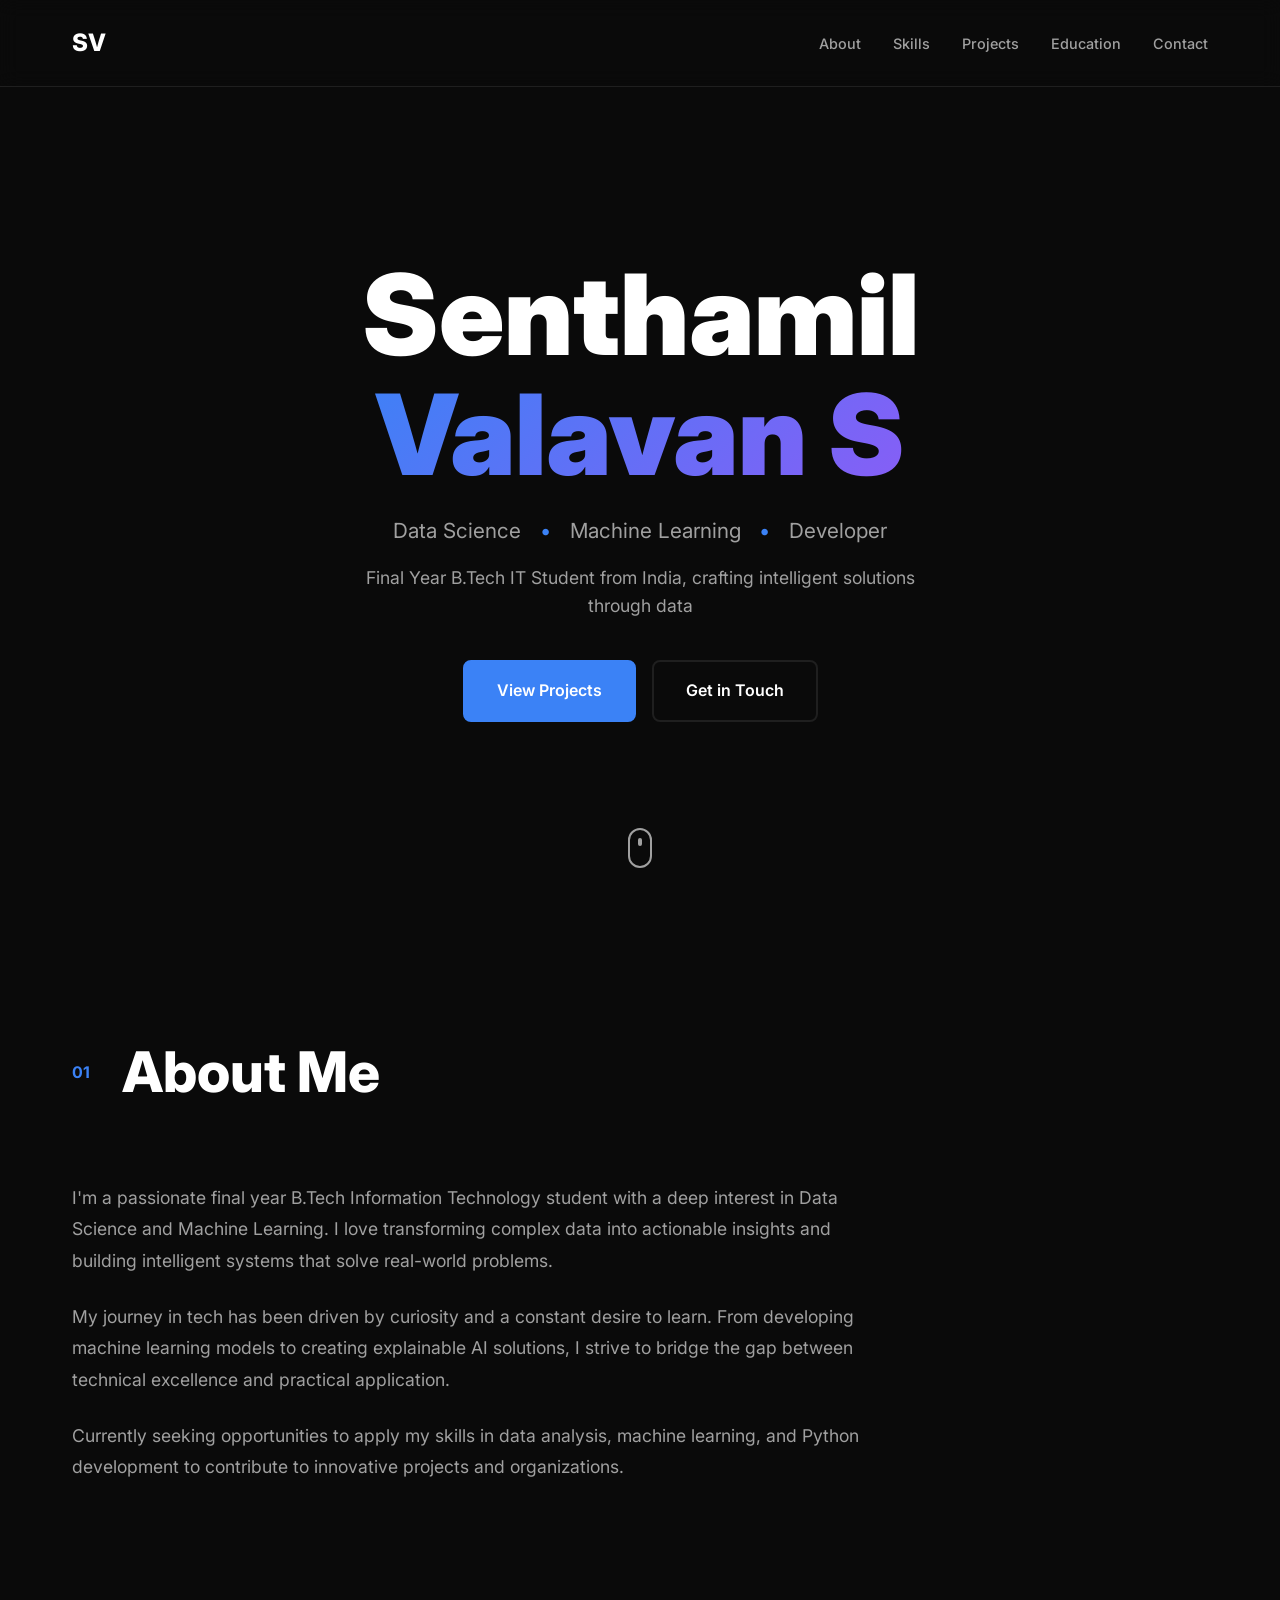
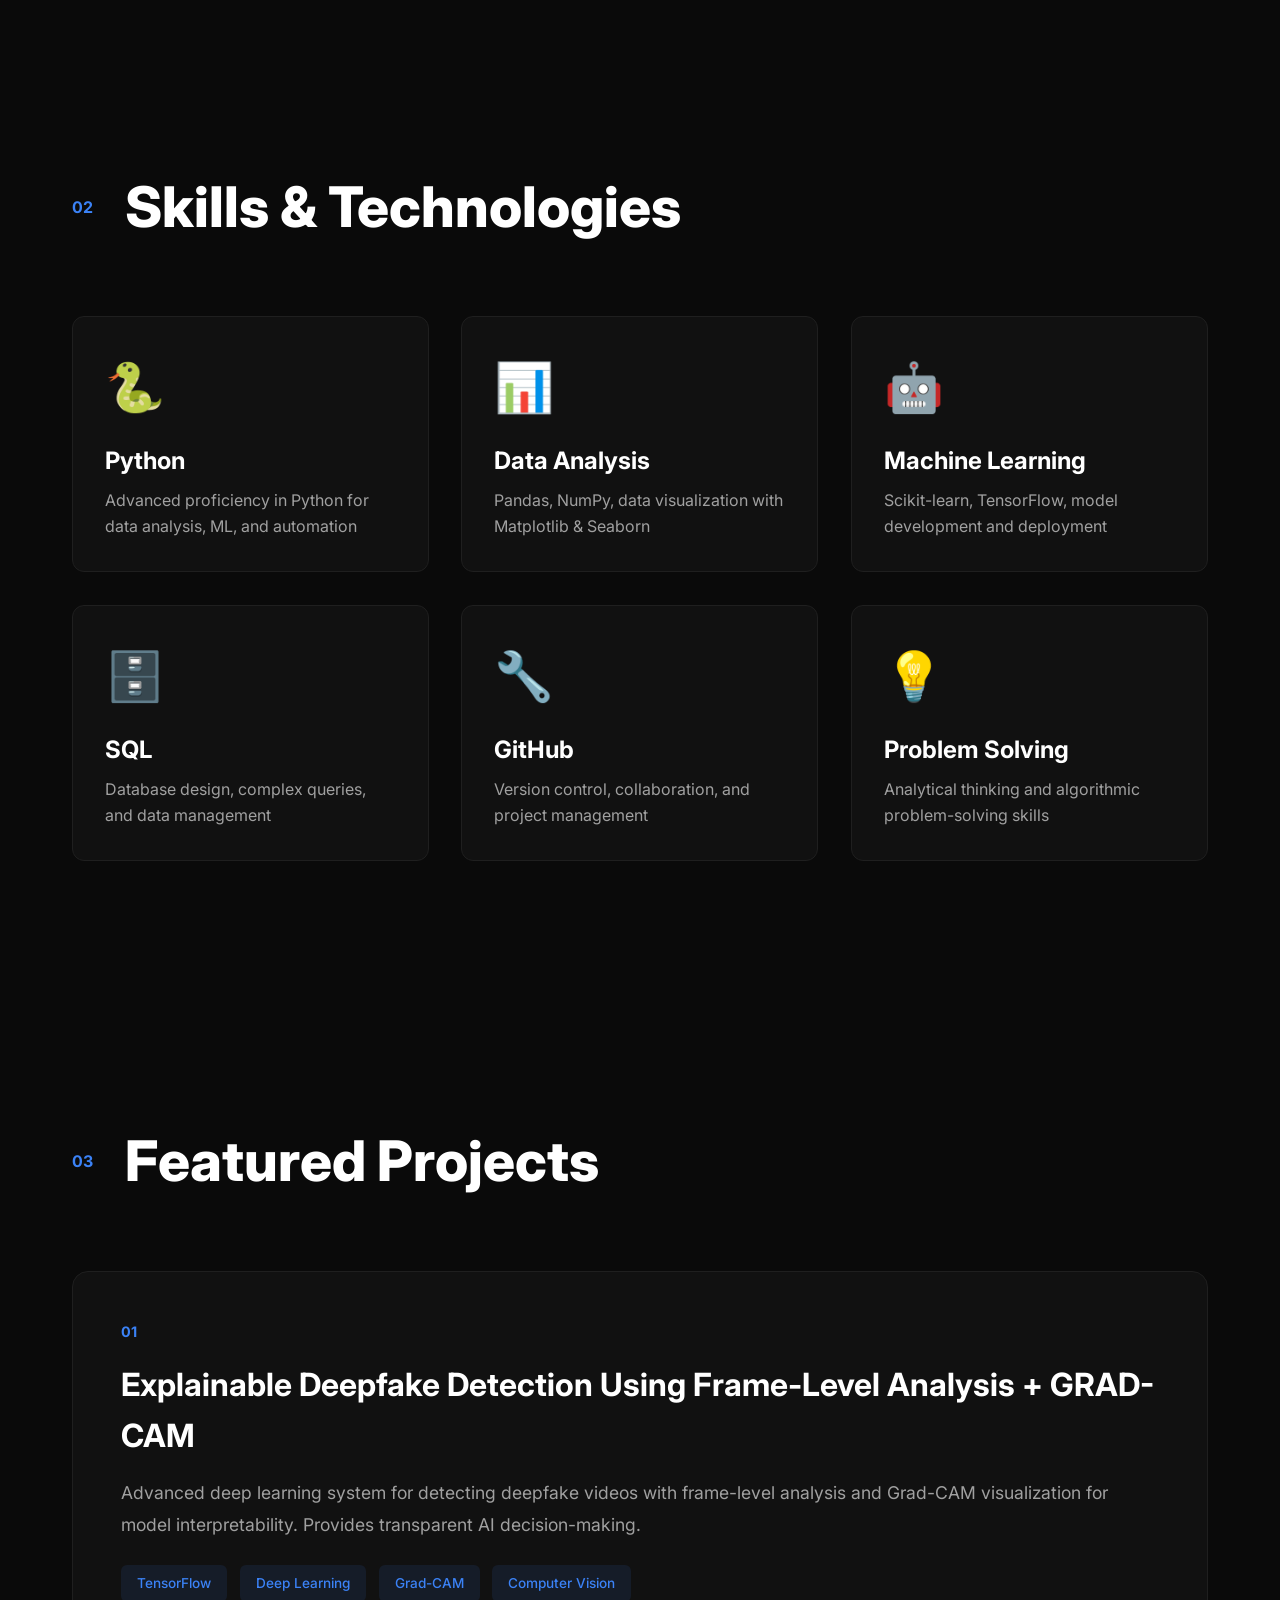
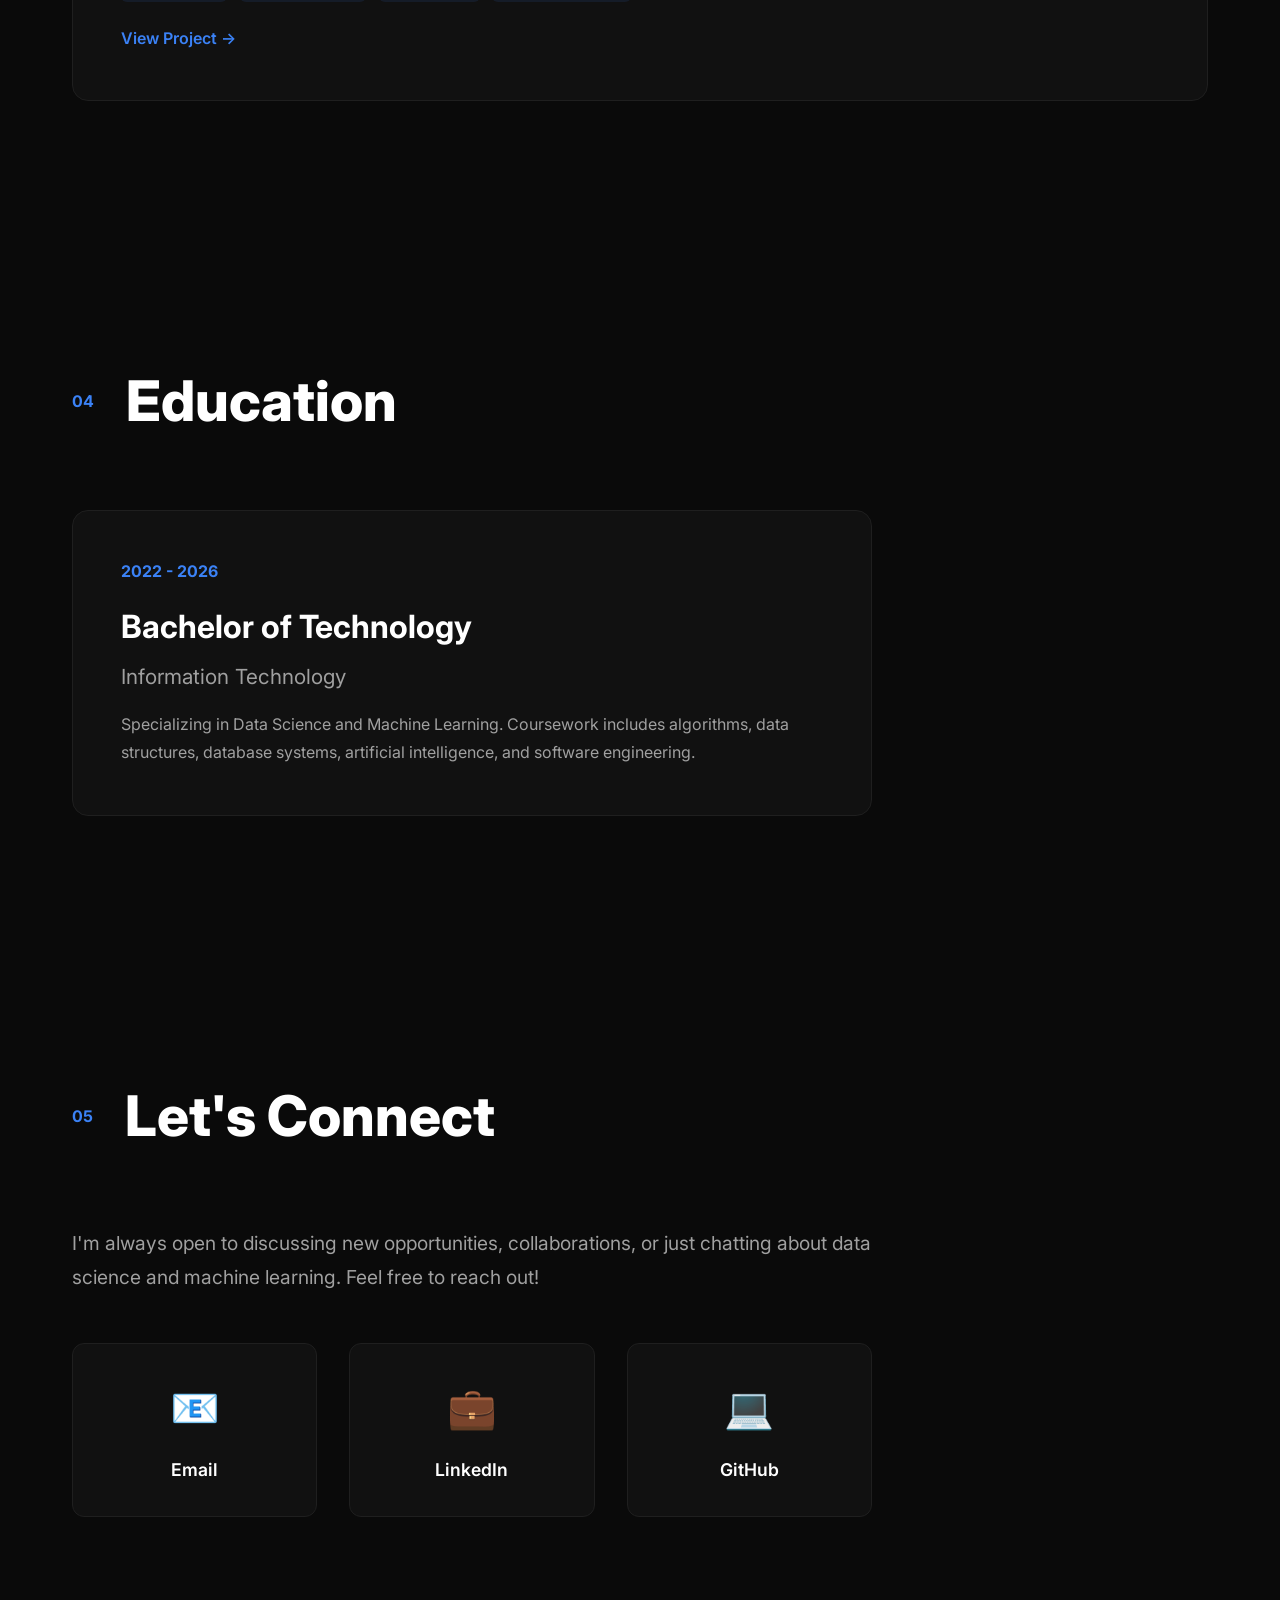
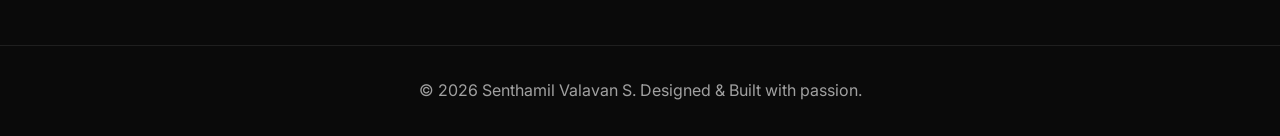
<file: index.html>
<!DOCTYPE html>
<html lang="en">
<head>
    <meta charset="UTF-8">
    <meta name="viewport" content="width=device-width, initial-scale=1.0">
    <title>Senthamil Valavan S - Data Science & ML Portfolio</title>
    <link rel="stylesheet" href="style.css">
    <link rel="preconnect" href="https://fonts.googleapis.com">
    <link rel="preconnect" href="https://fonts.gstatic.com" crossorigin>
    <link href="https://fonts.googleapis.com/css2?family=Inter:wght@300;400;500;600;700;800;900&display=swap" rel="stylesheet">
</head>
<body>
    <!-- Navigation -->
    <nav class="nav">
        <div class="nav-container">
            <a href="#hero" class="nav-logo">SV</a>
            <div class="nav-links">
                <a href="#about" class="nav-link">About</a>
                <a href="#skills" class="nav-link">Skills</a>
                <a href="#projects" class="nav-link">Projects</a>
                <a href="#education" class="nav-link">Education</a>
                <a href="#contact" class="nav-link">Contact</a>
            </div><button class="menu-toggle" aria-label="Toggle menu">
                <span></span>
                <span></span>
                <span></span>
            </button>
        </div>
    </nav>

    <!-- Hero Section -->
    <section id="hero" class="hero">
        <div class="container">
            <div class="hero-content">
                <div class="hero-text">
                    <h1 class="hero-title">
                        <span class="hero-line">Senthamil</span>
                        <span class="hero-line">Valavan S</span>
                    </h1>
                    <p class="hero-tagline">
                        <span class="tagline-item">Data Science</span>
                        <span class="tagline-dot">•</span>
                        <span class="tagline-item">Machine Learning</span>
                        <span class="tagline-dot">•</span>
                        <span class="tagline-item">Developer</span>
                    </p>
                    <p class="hero-subtitle">Final Year B.Tech IT Student from India, crafting intelligent solutions through data</p>
                    <div class="hero-cta">
                        <a href="#projects" class="btn btn-primary">View Projects</a>
                        <a href="#contact" class="btn btn-secondary">Get in Touch</a>
                    </div>
                </div></div>
        </div>
        <div class="scroll-indicator">
            <span></span>
        </div>
    </section>

    <!-- About Section -->
    <section id="about" class="about section">
        <div class="container">
            <div class="section-header">
                <span class="section-number">01</span>
                <h2 class="section-title">About Me</h2>
            </div>
            <div class="about-content">
                <p class="about-text">
                    I'm a passionate final year B.Tech Information Technology student with a deep interest in Data Science and Machine Learning. I love transforming complex data into actionable insights and building intelligent systems that solve real-world problems.
                </p>
                <p class="about-text">
                    My journey in tech has been driven by curiosity and a constant desire to learn. From developing machine learning models to creating explainable AI solutions, I strive to bridge the gap between technical excellence and practical application.
                </p>
                <p class="about-text">
                    Currently seeking opportunities to apply my skills in data analysis, machine learning, and Python development to contribute to innovative projects and organizations.
                </p>
            </div>
        </div>
    </section>

    <!-- Skills Section -->
    <section id="skills" class="skills section">
        <div class="container">
            <div class="section-header">
                <span class="section-number">02</span>
                <h2 class="section-title">Skills & Technologies</h2>
            </div>
            <div class="skills-grid">
                <div class="skill-card">
                    <div class="skill-icon">🐍</div>
                    <h3 class="skill-name">Python</h3>
                    <p class="skill-desc">Advanced proficiency in Python for data analysis, ML, and automation</p>
                </div>
                <div class="skill-card">
                    <div class="skill-icon">📊</div>
                    <h3 class="skill-name">Data Analysis</h3>
                    <p class="skill-desc">Pandas, NumPy, data visualization with Matplotlib & Seaborn</p>
                </div>
                <div class="skill-card">
                    <div class="skill-icon">🤖</div>
                    <h3 class="skill-name">Machine Learning</h3>
                    <p class="skill-desc">Scikit-learn, TensorFlow, model development and deployment</p>
                </div>
                <div class="skill-card">
                    <div class="skill-icon">🗄️</div>
                    <h3 class="skill-name">SQL</h3>
                    <p class="skill-desc">Database design, complex queries, and data management</p>
                </div>
                <div class="skill-card">
                    <div class="skill-icon">🔧</div>
                    <h3 class="skill-name">GitHub</h3>
                    <p class="skill-desc">Version control, collaboration, and project management</p>
                </div>
                <div class="skill-card">
                    <div class="skill-icon">💡</div>
                    <h3 class="skill-name">Problem Solving</h3>
                    <p class="skill-desc">Analytical thinking and algorithmic problem-solving skills</p>
                </div>
            </div>
        </div>
    </section>

    <!-- Projects Section -->
    <section id="projects" class="projects section">
        <div class="container">
            <div class="section-header">
                <span class="section-number">03</span>
                <h2 class="section-title">Featured Projects</h2>
            </div>

                <div class="project-card">
                    <div class="project-number">01</div>
                    <h3 class="project-title">Explainable Deepfake Detection Using Frame-Level Analysis + GRAD-CAM</h3>
                    <p class="project-desc">
                        Advanced deep learning system for detecting deepfake videos with frame-level analysis and Grad-CAM visualization for model interpretability. Provides transparent AI decision-making.
                    </p>
                    <div class="project-tags">
                        <span class="tag">TensorFlow</span>
                        <span class="tag">Deep Learning</span>
                        <span class="tag">Grad-CAM</span>
                        <span class="tag">Computer Vision</span>
                    </div>
                    <div class="project-links">
                        <a href="deepfake-project.html" class="project-link">
                            View Project →
                        </a>
                    </div>
                </div>
            </div>
        </div>
    </section>

    <!-- Education Section -->
    <section id="education" class="education section">
        <div class="container">
            <div class="section-header">
                <span class="section-number">04</span>
                <h2 class="section-title">Education</h2>
            </div>
            <div class="education-content">
                <div class="education-card">
                    <div class="education-year">2022 - 2026</div>
                    <h3 class="education-degree">Bachelor of Technology</h3>
                    <p class="education-field">Information Technology</p>
                    <p class="education-desc">
                        Specializing in Data Science and Machine Learning. Coursework includes algorithms, data structures, database systems, artificial intelligence, and software engineering.
                    </p></div>
            </div>
        </div>
    </section>

    <!-- Contact Section -->
    <section id="contact" class="contact section">
        <div class="container">
            <div class="section-header">
                <span class="section-number">05</span>
                <h2 class="section-title">Let's Connect</h2>
            </div>
            <div class="contact-content">
                <p class="contact-text">
                    I'm always open to discussing new opportunities, collaborations, or just chatting about data science and machine learning. Feel free to reach out!
                </p>
                <div class="contact-links">
                    <a href="mailto:senthamilvalavan456@gmail.com" class="contact-link">
                        <span class="contact-icon">📧</span>
                        <span class="contact-label">Email</span>
                    </a>
                    <a href="https://linkedin.com/in/senthamil-valavan-s" target="_blank" class="contact-link">
                        <span class="contact-icon">💼</span>
                        <span class="contact-label">LinkedIn</span>
                    </a>
                    <a href="https://github.com/senthamilvalavan" target="_blank" class="contact-link">
                        <span class="contact-icon">💻</span>
                        <span class="contact-label">GitHub</span>
                    </a>
                </div>
            </div>
        </div>
    </section>

    <!-- Footer -->
    <footer class="footer">
        <div class="container">
            <p class="footer-text">© 2026 Senthamil Valavan S. Designed & Built with passion.</p>
        </div>
    </footer>

    <script src="script.js"></script>
</body>
</html>
</file>
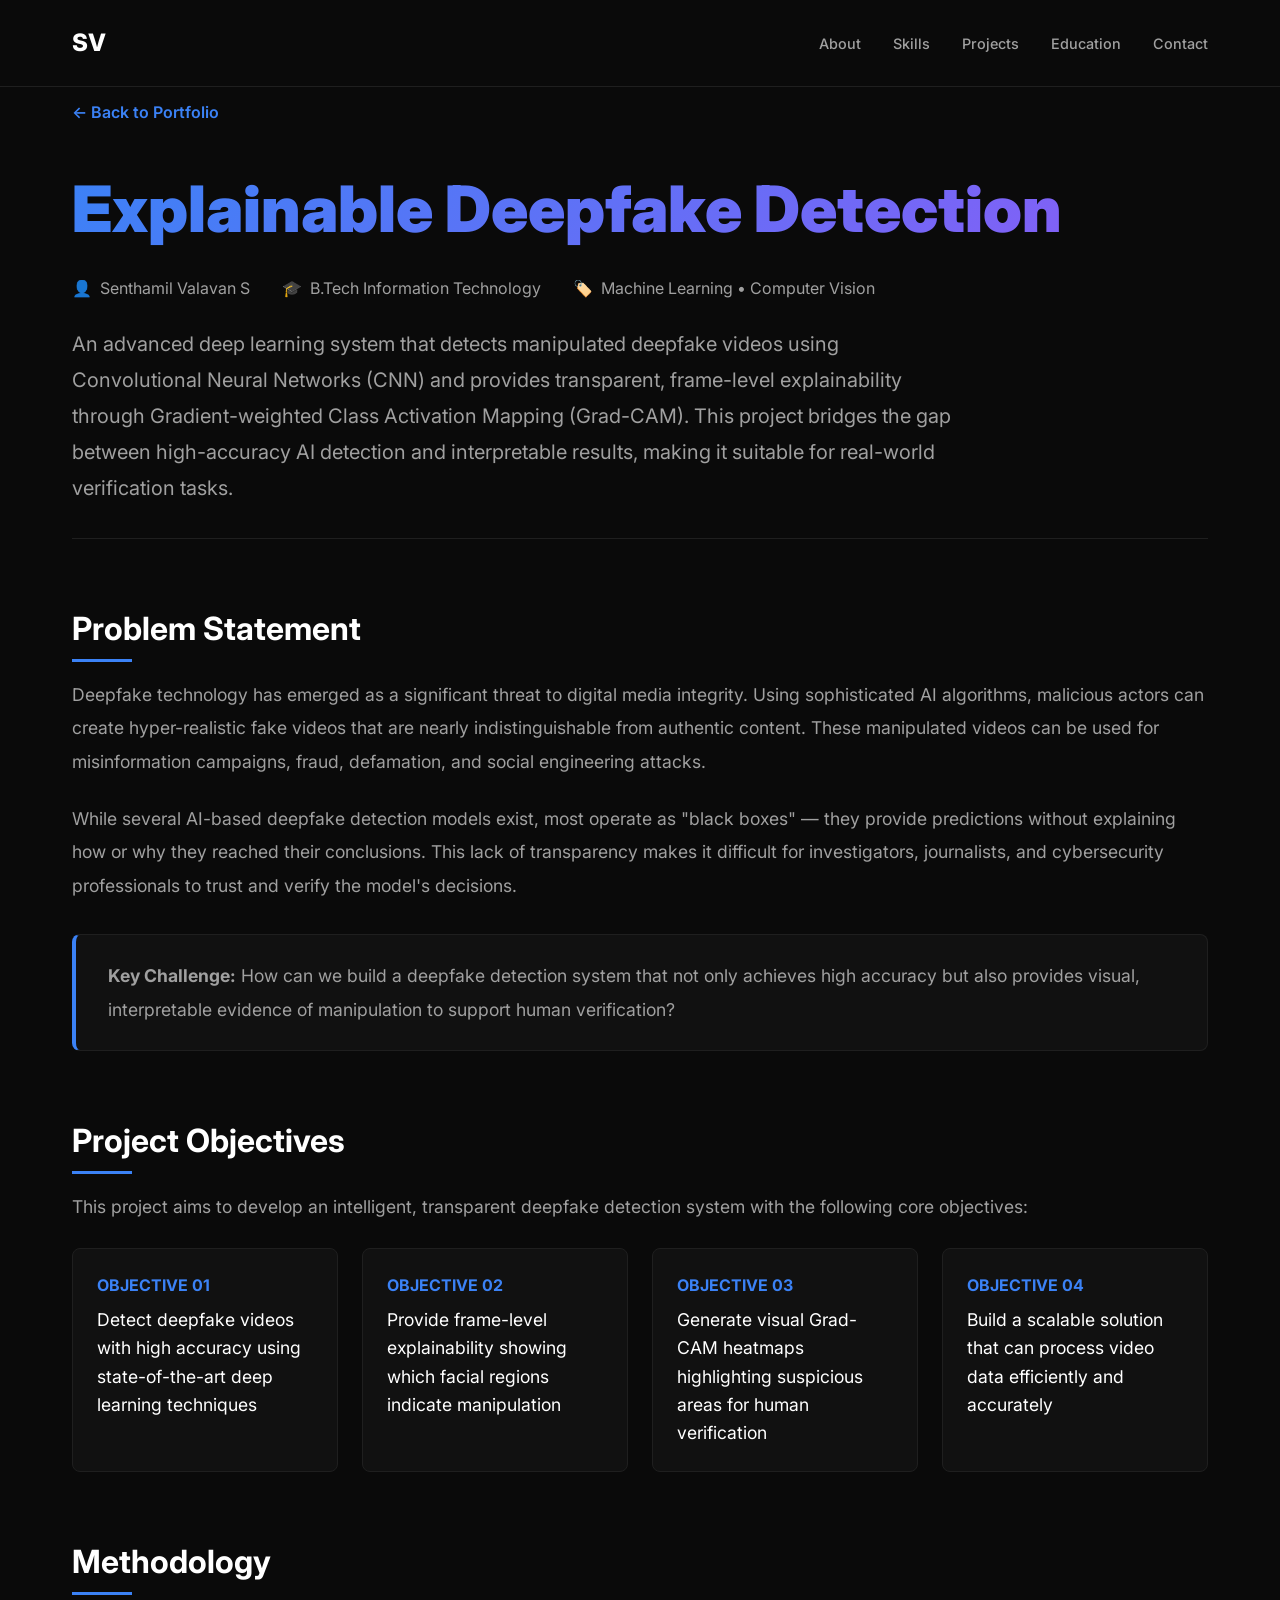
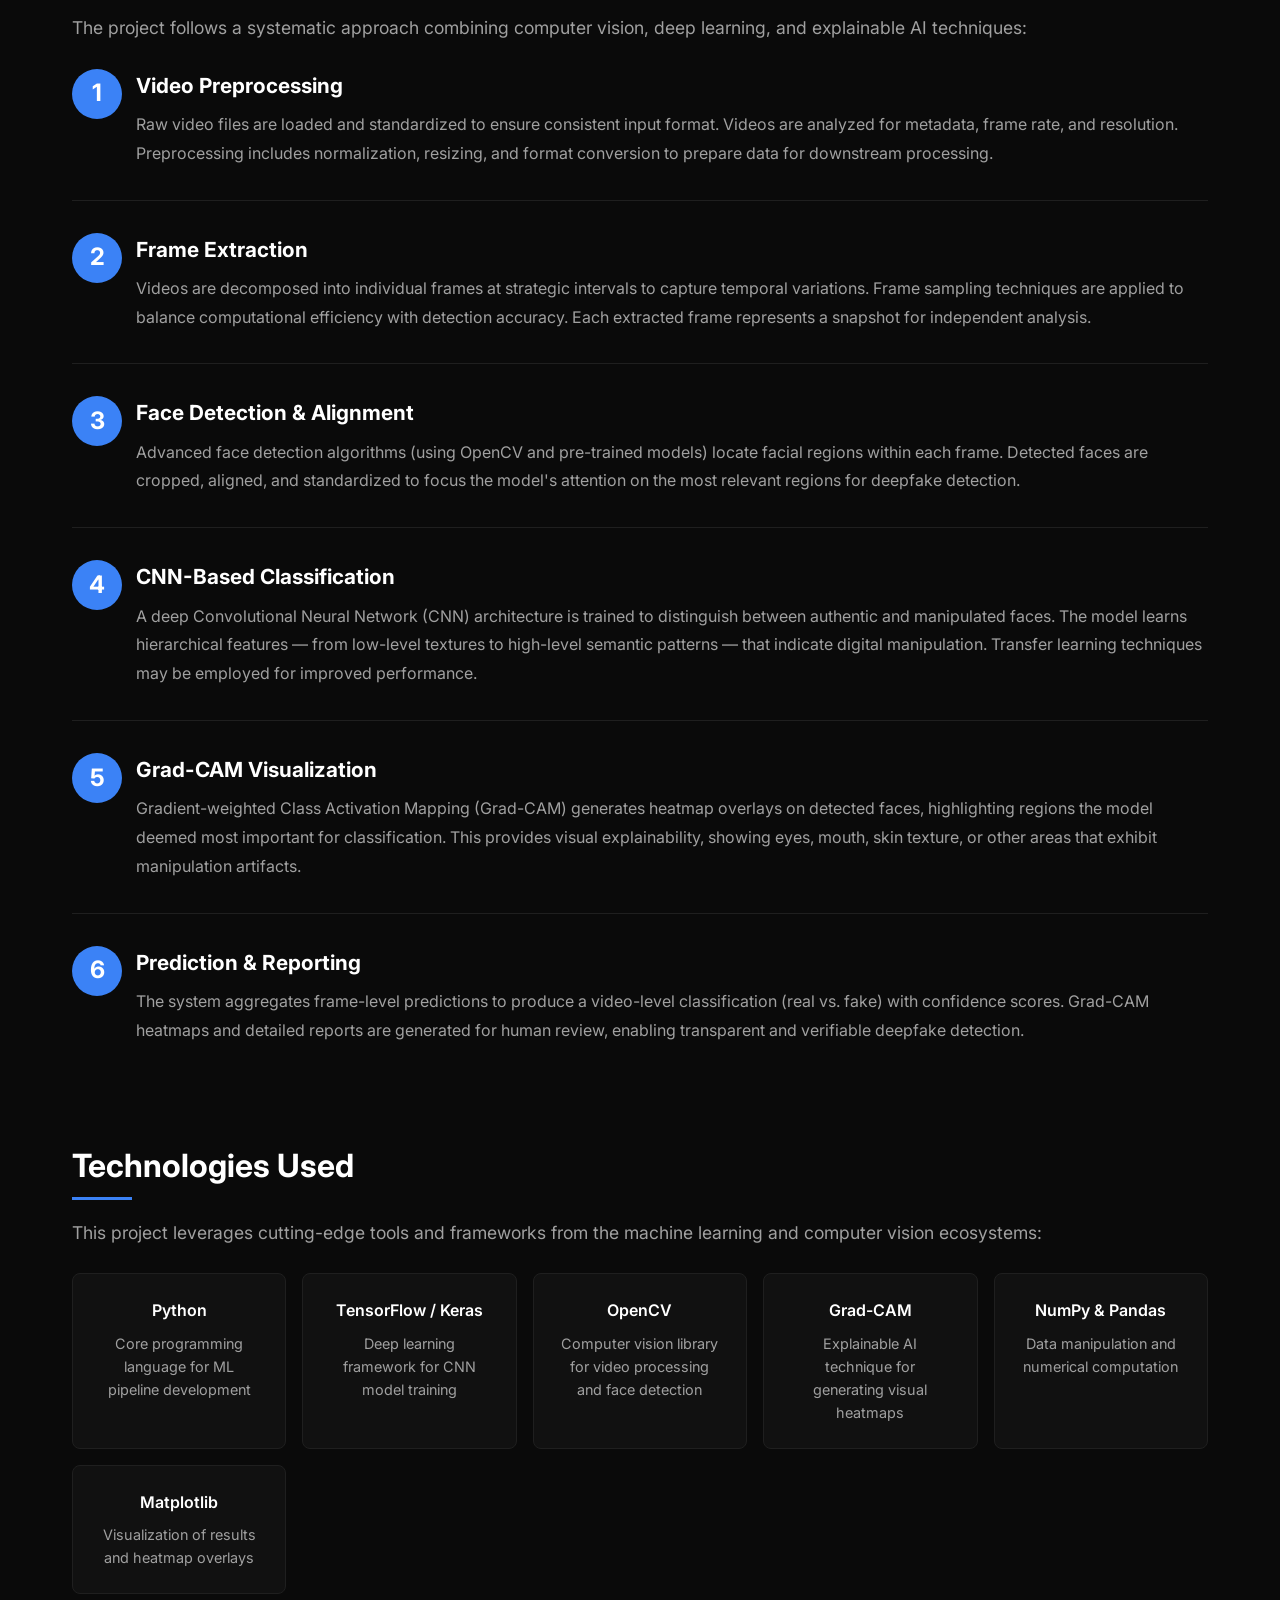
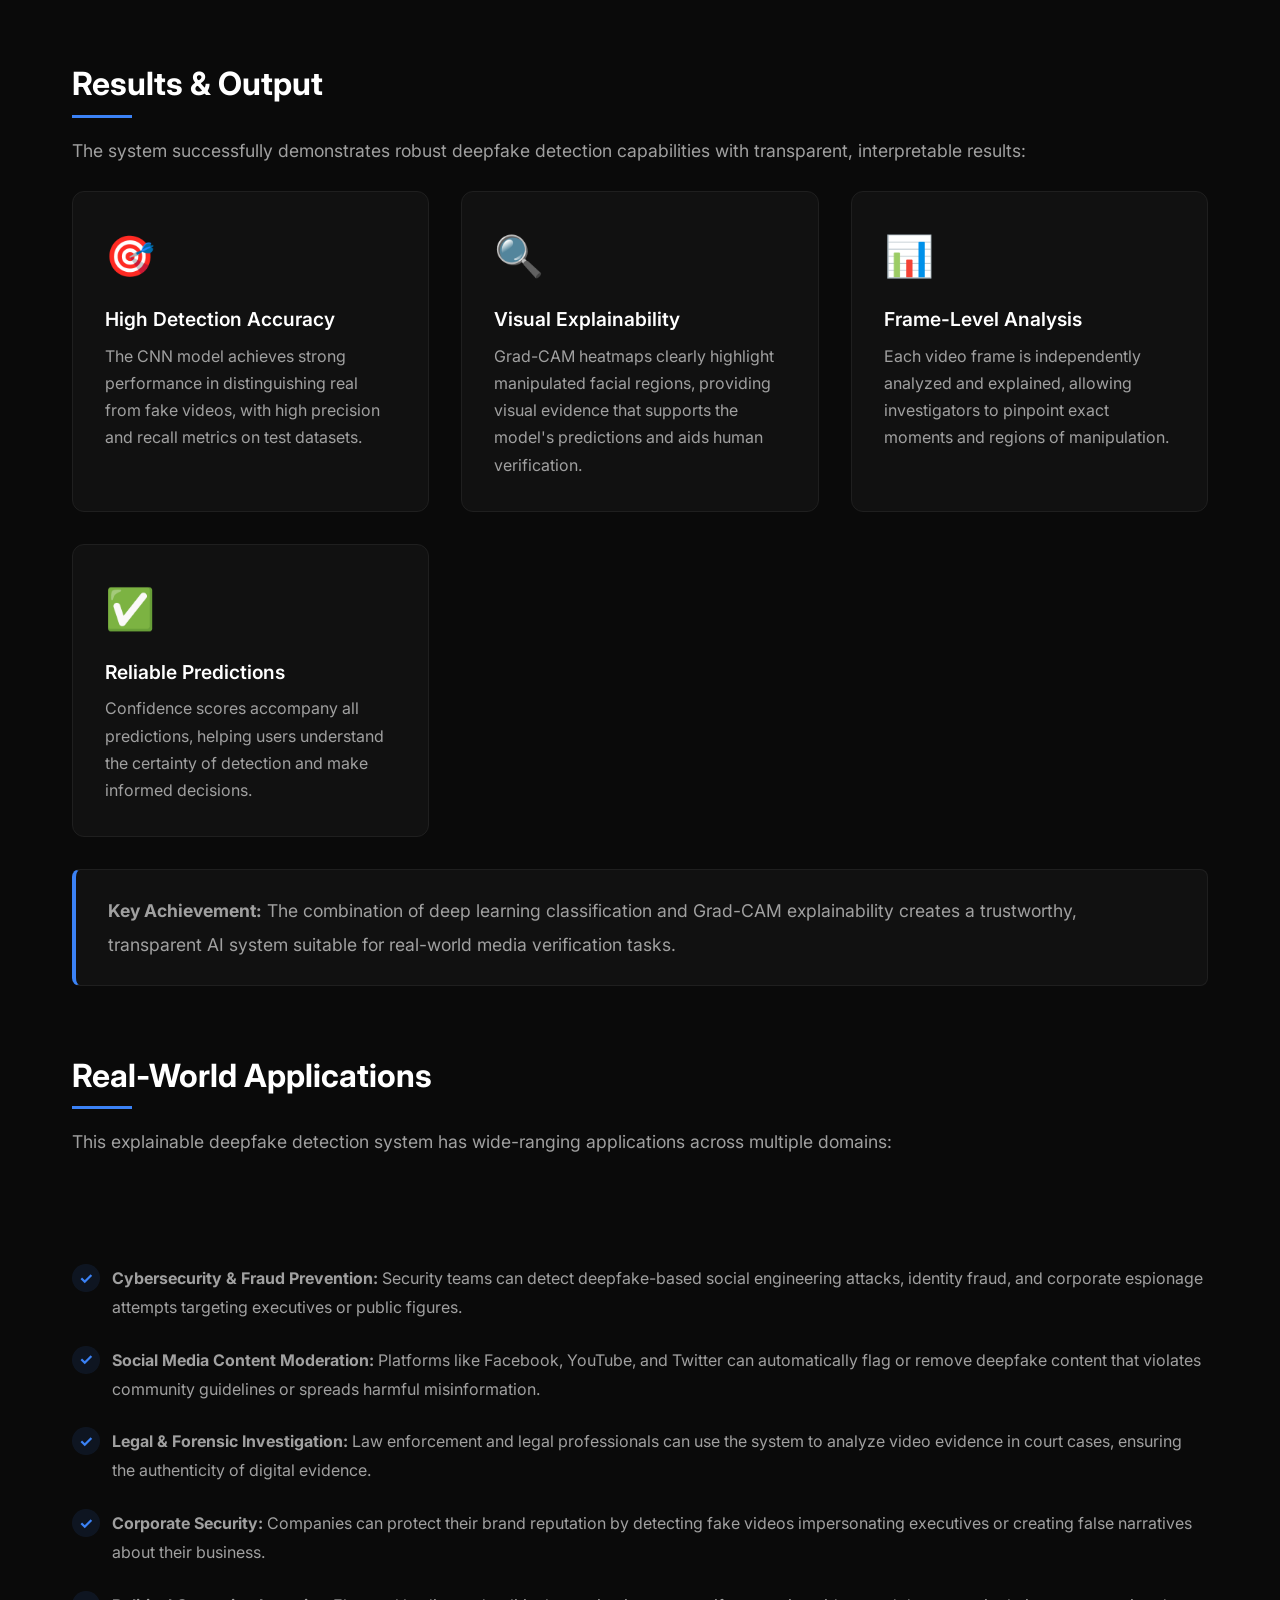
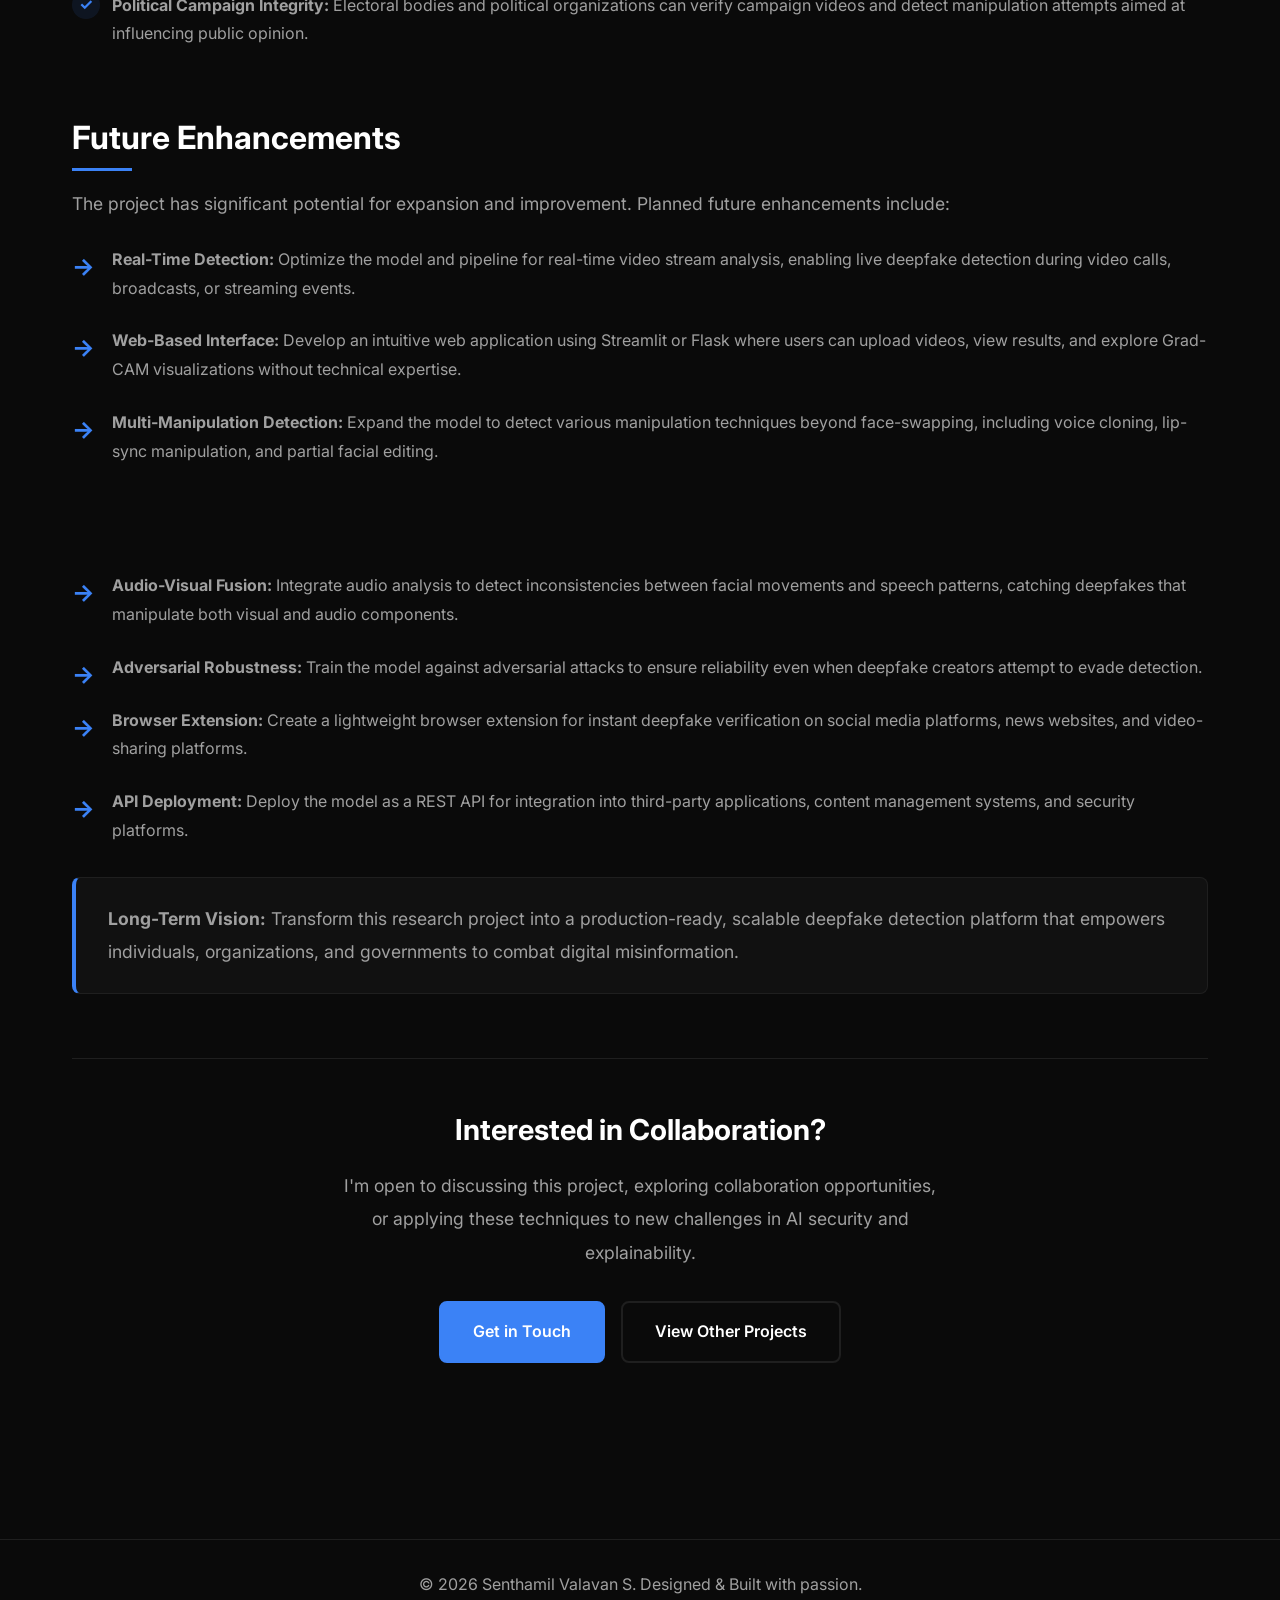
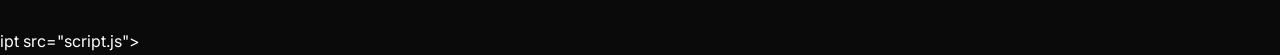
<file: deepfake-project.html>
<!DOCTYPE html>
<html lang="en">
<head>
    <meta charset="UTF-8">
    <meta name="viewport" content="width=device-width, initial-scale=1.0">
    <title>Explainable Deepfake Detection | Senthamil Valavan S</title>
    <link rel="stylesheet" href="style.css">
    <link rel="preconnect" href="https://fonts.googleapis.com">
    <link rel="preconnect" href="https://fonts.gstatic.com" crossorigin>
    <link href="https://fonts.googleapis.com/css2?family=Inter:wght@300;400;500;600;700;800;900&display=swap" rel="stylesheet">
    <style>
        /* Additional project page specific styles */
        .project-page {
            min-height: 100vh;
            padding-top: 100px;
            padding-bottom: 4rem;
        }

        .back-link {
            display: inline-flex;
            align-items: center;
            gap: 0.5rem;
            color: var(--color-accent);
            text-decoration: none;
            font-weight: 600;
            margin-bottom: 2rem;
            transition: var(--transition);
        }

        .back-link:hover {
            gap: 0.8rem;
            color: var(--color-accent-hover);
        }

        .project-header {
            margin-bottom: 4rem;
            padding-bottom: 2rem;
            border-bottom: 1px solid var(--color-border);
        }

        .project-title {
            font-size: clamp(2.5rem, 5vw, 4rem);
            font-weight: 900;
            margin-bottom: 1rem;
            background: linear-gradient(135deg, #3b82f6 0%, #8b5cf6 100%);
            -webkit-background-clip: text;
            -webkit-text-fill-color: transparent;
            background-clip: text;}

        .project-meta {
            display: flex;
            flex-wrap: wrap;
            gap: 2rem;
            margin-bottom: 1.5rem;
            color: var(--color-text-secondary);
        }

        .meta-item {
            display: flex;
            align-items: center;
            gap: 0.5rem;
        }

        .project-summary {
            font-size: 1.25rem;
            line-height: 1.8;
            color: var(--color-text-secondary);
            max-width: 900px;
        }

        .content-section {
            margin-bottom: 4rem;
        }

        .section-title {
            font-size: 2rem;
            font-weight: 700;
            margin-bottom: 1.5rem;
            position: relative;
            display: inline-block;
        }

        .section-title::before {
            content: '';
            position: absolute;
            bottom: -8px;
            left: 0;
            width: 60px;
            height: 3px;
            background: var(--color-accent);
        }

        .content-text {
            font-size: 1.1rem;
            line-height: 1.9;
            color: var(--color-text-secondary);
            margin-bottom: 1.5rem;
        }

        .highlight-box {
            background: var(--color-bg-secondary);
            border: 1px solid var(--color-border);
            border-left: 4px solid var(--color-accent);
            padding: 1.5rem 2rem;
            border-radius: 8px;
            margin: 2rem 0;
        }

        .tech-grid {
            display: grid;
            grid-template-columns: repeat(auto-fit, minmax(200px, 1fr));
            gap: 1rem;
            margin-top: 1.5rem;
        }

        .tech-item {
            background: var(--color-bg-secondary);
            border: 1px solid var(--color-border);
            padding: 1.5rem;
            border-radius: 8px;
            text-align: center;
            transition: var(--transition);
        }

        .tech-item:hover {
            border-color: var(--color-accent);
            transform: translateY(-4px);
        }

        .tech-name {
            font-weight: 600;
            color: var(--color-text);
            margin-bottom: 0.5rem;
        }

        .tech-purpose {
            font-size: 0.9rem;
            color: var(--color-text-secondary);
        }

        .methodology-list {
            list-style: none;
            counter-reset: step-counter;
            margin: 1.5rem 0;
        }

        .methodology-list li {
            counter-increment: step-counter;
            position: relative;
            padding-left: 4rem;
            margin-bottom: 2rem;
            padding-bottom: 2rem;
            border-bottom: 1px solid var(--color-border);
        }

        .methodology-list li:last-child {
            border-bottom: none;
        }

        .methodology-list li::before {
            content: counter(step-counter);
            position: absolute;
            left: 0;
            top: 0;
            width: 50px;
            height: 50px;
            background: var(--color-accent);
            border-radius: 50%;
            display: flex;
            align-items: center;
            justify-content: center;
            font-weight: 700;
            font-size: 1.5rem;
        }

        .step-title {
            font-size: 1.3rem;
            font-weight: 700;
            margin-bottom: 0.5rem;
            color: var(--color-text);
        }

        .step-description {
            color: var(--color-text-secondary);
            line-height: 1.8;
        }

        .results-grid {
            display: grid;
            grid-template-columns: repeat(auto-fit, minmax(300px, 1fr));
            gap: 2rem;
            margin-top: 1.5rem;
        }

        .result-card {
            background: var(--color-bg-secondary);
            border: 1px solid var(--color-border);
            padding: 2rem;
            border-radius: 12px;
            transition: var(--transition);
        }

        .result-card:hover {
            border-color: var(--color-accent);
            transform: translateY(-4px);
            box-shadow: 0 10px 30px rgba(59, 130, 246, 0.1);
        }

        .result-icon {
            font-size: 2.5rem;
            margin-bottom: 1rem;
        }

        .result-title {
            font-size: 1.2rem;
            font-weight: 600;
            margin-bottom: 0.5rem;
        }

        .result-desc {
            color: var(--color-text-secondary);
            line-height: 1.7;
        }

        .applications-list,
        .enhancements-list {
            list-style: none;
            margin-top: 1.5rem;
        }

        .applications-list li,
        .enhancements-list li {
            position: relative;
            padding-left: 2.5rem;
            margin-bottom: 1.5rem;
            line-height: 1.8;
            color: var(--color-text-secondary);
        }

        .applications-list li::before {
            content: '✓';
            position: absolute;
            left: 0;
            top: 0;
            width: 28px;
            height: 28px;
            background: rgba(59, 130, 246, 0.1);
            color: var(--color-accent);
            border-radius: 50%;
            display: flex;
            align-items: center;
            justify-content: center;
            font-weight: 700;
        }

        .enhancements-list li::before {
            content: '→';
            position: absolute;
            left: 0;
            top: 0;
            color: var(--color-accent);
            font-size: 1.5rem;
            font-weight: 700;
        }

        .objectives-grid {
            display: grid;
            grid-template-columns: repeat(auto-fit, minmax(250px, 1fr));
            gap: 1.5rem;
            margin-top: 1.5rem;
        }

        .objective-card {
            background: var(--color-bg-secondary);
            border: 1px solid var(--color-border);
            padding: 1.5rem;
            border-radius: 8px;
        }

        .objective-number {
            color: var(--color-accent);
            font-size: 1rem;
            font-weight: 700;
            margin-bottom: 0.5rem;
        }

        .objective-text {
            color: var(--color-text);
            font-size: 1.1rem;
            line-height: 1.6;
        }

        @media (max-width: 768px) {
            .project-page {
                padding-top: 80px;
            }

            .project-title {
                font-size: 2rem;
            }

            .section-title {
                font-size: 1.5rem;
            }

            .methodology-list li {
                padding-left: 3rem;
            }

            .methodology-list li::before {
                width: 40px;
                height: 40px;
                font-size: 1.2rem;
            }

            .tech-grid {
                grid-template-columns: 1fr;
            }
        }
    </style>
</head>
<body>
    <!-- Navigation -->
    <nav class="nav">
        <div class="nav-container">
            <a href="index.html" class="nav-logo">SV</a>
            <div class="nav-links">
                <a href="index.html#about" class="nav-link">About</a>
                <a href="index.html#skills" class="nav-link">Skills</a>
                <a href="index.html#projects" class="nav-link">Projects</a>
                <a href="index.html#education" class="nav-link">Education</a>
                <a href="index.html#contact" class="nav-link">Contact</a>
            </div>
        </div>
    </nav>

    <!-- Project Page Content -->
    <main class="project-page">
        <div class="container">
            <!-- Back Navigation -->
            <a href="index.html#projects" class="back-link">
                ← Back to Portfolio
            </a>

            <!-- Project Header -->
            <header class="project-header">
                <h1 class="project-title">Explainable Deepfake Detection</h1>

                <div class="project-meta">
                    <div class="meta-item">
                        <span>👤</span>
                        <span>Senthamil Valavan S</span>
                    </div>
                    <div class="meta-item">
                        <span>🎓</span>
                        <span>B.Tech Information Technology</span>
                    </div>
                    <div class="meta-item">
                        <span>🏷️</span>
                        <span>Machine Learning • Computer Vision</span>
                    </div>
                </div>

                <p class="project-summary">
                    An advanced deep learning system that detects manipulated deepfake videos using Convolutional Neural Networks (CNN) and provides transparent, frame-level explainability through Gradient-weighted Class Activation Mapping (Grad-CAM). This project bridges the gap between high-accuracy AI detection and interpretable results, making it suitable for real-world verification tasks.
                </p>
            </header>

            <!-- Problem Statement -->
            <section class="content-section">
                <h2 class="section-title">Problem Statement</h2>
                <p class="content-text">
                    Deepfake technology has emerged as a significant threat to digital media integrity. Using sophisticated AI algorithms, malicious actors can create hyper-realistic fake videos that are nearly indistinguishable from authentic content. These manipulated videos can be used for misinformation campaigns, fraud, defamation, and social engineering attacks.
                </p><p class="content-text">
                    While several AI-based deepfake detection models exist, most operate as "black boxes" — they provide predictions without explaining how or why they reached their conclusions. This lack of transparency makes it difficult for investigators, journalists, and cybersecurity professionals to trust and verify the model's decisions.
                </p><div class="highlight-box">
                    <p class="content-text" style="margin-bottom: 0;">
                        <strong>Key Challenge:</strong> How can we build a deepfake detection system that not only achieves high accuracy but also provides visual, interpretable evidence of manipulation to support human verification?
                    </p>
                </div>
            </section>

            <!-- Objectives -->
            <section class="content-section">
                <h2 class="section-title">Project Objectives</h2>
                <p class="content-text">
                    This project aims to develop an intelligent, transparent deepfake detection system with the following core objectives:
                </p><div class="objectives-grid">
                    <div class="objective-card">
                        <div class="objective-number">OBJECTIVE 01</div>
                        <p class="objective-text">
                            Detect deepfake videos with high accuracy using state-of-the-art deep learning techniques
                        </p>
                    </div>
                    <div class="objective-card">
                        <div class="objective-number">OBJECTIVE 02</div>
                        <p class="objective-text">
                            Provide frame-level explainability showing which facial regions indicate manipulation
                        </p>
                    </div>
                    <div class="objective-card">
                        <div class="objective-number">OBJECTIVE 03</div>
                        <p class="objective-text">
                            Generate visual Grad-CAM heatmaps highlighting suspicious areas for human verification
                        </p>
                    </div>
                    <div class="objective-card">
                        <div class="objective-number">OBJECTIVE 04</div>
                        <p class="objective-text">
                            Build a scalable solution that can process video data efficiently and accurately
                        </p>
                    </div>
                </div>
            </section>

            <!-- Methodology -->
            <section class="content-section">
                <h2 class="section-title">Methodology</h2>
                <p class="content-text">
                    The project follows a systematic approach combining computer vision, deep learning, and explainable AI techniques:
                </p>

                <ol class="methodology-list">
                    <li>
                        <h3 class="step-title">Video Preprocessing</h3>
                        <p class="step-description">
                            Raw video files are loaded and standardized to ensure consistent input format. Videos are analyzed for metadata, frame rate, and resolution. Preprocessing includes normalization, resizing, and format conversion to prepare data for downstream processing.
                        </p>
                    </li>
                    <li>
                        <h3 class="step-title">Frame Extraction</h3>
                        <p class="step-description">
                            Videos are decomposed into individual frames at strategic intervals to capture temporal variations. Frame sampling techniques are applied to balance computational efficiency with detection accuracy. Each extracted frame represents a snapshot for independent analysis.
                        </p>
                    </li>
                    <li>
                        <h3 class="step-title">Face Detection & Alignment</h3>
                        <p class="step-description">
                            Advanced face detection algorithms (using OpenCV and pre-trained models) locate facial regions within each frame. Detected faces are cropped, aligned, and standardized to focus the model's attention on the most relevant regions for deepfake detection.
                        </p>
                    </li>
                    <li>
                        <h3 class="step-title">CNN-Based Classification</h3>
                        <p class="step-description">
                            A deep Convolutional Neural Network (CNN) architecture is trained to distinguish between authentic and manipulated faces. The model learns hierarchical features — from low-level textures to high-level semantic patterns — that indicate digital manipulation. Transfer learning techniques may be employed for improved performance.
                        </p>
                    </li>
                    <li>
                        <h3 class="step-title">Grad-CAM Visualization</h3>
                        <p class="step-description">
                            Gradient-weighted Class Activation Mapping (Grad-CAM) generates heatmap overlays on detected faces, highlighting regions the model deemed most important for classification. This provides visual explainability, showing eyes, mouth, skin texture, or other areas that exhibit manipulation artifacts.
                        </p>
                    </li>
                    <li>
                        <h3 class="step-title">Prediction & Reporting</h3>
                        <p class="step-description">
                            The system aggregates frame-level predictions to produce a video-level classification (real vs. fake) with confidence scores. Grad-CAM heatmaps and detailed reports are generated for human review, enabling transparent and verifiable deepfake detection.
                        </p>
                    </li>
                </ol>
            </section>

            <!-- Technologies Used -->
            <section class="content-section">
                <h2 class="section-title">Technologies Used</h2>
                <p class="content-text">
                    This project leverages cutting-edge tools and frameworks from the machine learning and computer vision ecosystems:
                </p>

                <div class="tech-grid">
                    <div class="tech-item">
                        <div class="tech-name">Python</div>
                        <p class="tech-purpose">Core programming language for ML pipeline development</p>
                    </div>
                    <div class="tech-item">
                        <div class="tech-name">TensorFlow / Keras</div>
                        <p class="tech-purpose">Deep learning framework for CNN model training</p>
                    </div>
                    <div class="tech-item">
                        <div class="tech-name">OpenCV</div>
                        <p class="tech-purpose">Computer vision library for video processing and face detection</p>
                    </div>
                    <div class="tech-item">
                        <div class="tech-name">Grad-CAM</div>
                        <p class="tech-purpose">Explainable AI technique for generating visual heatmaps</p>
                    </div>
                    <div class="tech-item">
                        <div class="tech-name">NumPy & Pandas</div>
                        <p class="tech-purpose">Data manipulation and numerical computation</p>
                    </div>
                    <div class="tech-item">
                        <div class="tech-name">Matplotlib</div>
                        <p class="tech-purpose">Visualization of results and heatmap overlays</p>
                    </div>
                </div>
            </section>

            <!-- Results & Output -->
            <section class="content-section">
                <h2 class="section-title">Results & Output</h2>
                <p class="content-text">
                    The system successfully demonstrates robust deepfake detection capabilities with transparent, interpretable results:
                </p>

                <div class="results-grid">
                    <div class="result-card">
                        <div class="result-icon">🎯</div>
                        <h3 class="result-title">High Detection Accuracy</h3>
                        <p class="result-desc">
                            The CNN model achieves strong performance in distinguishing real from fake videos, with high precision and recall metrics on test datasets.
                        </p>
                    </div>
                    <div class="result-card">
                        <div class="result-icon">🔍</div>
                        <h3 class="result-title">Visual Explainability</h3>
                        <p class="result-desc">
                            Grad-CAM heatmaps clearly highlight manipulated facial regions, providing visual evidence that supports the model's predictions and aids human verification.
                        </p>
                    </div>
                    <div class="result-card">
                        <div class="result-icon">📊</div>
                        <h3 class="result-title">Frame-Level Analysis</h3>
                        <p class="result-desc">
                            Each video frame is independently analyzed and explained, allowing investigators to pinpoint exact moments and regions of manipulation.
                        </p>
                    </div><div class="result-card">
                        <div class="result-icon">✅</div>
                        <h3 class="result-title">Reliable Predictions</h3>
                        <p class="result-desc">
                            Confidence scores accompany all predictions, helping users understand the certainty of detection and make informed decisions.
                        </p>
                    </div>
                </div>

                <div class="highlight-box" style="margin-top: 2rem;">
                    <p class="content-text" style="margin-bottom: 0;">
                        <strong>Key Achievement:</strong> The combination of deep learning classification and Grad-CAM explainability creates a trustworthy, transparent AI system suitable for real-world media verification tasks.
                    </p>
                </div>
            </section>

            <!-- Applications -->
            <section class="content-section">
                <h2 class="section-title">Real-World Applications</h2>
                <p class="content-text">
                    This explainable deepfake detection system has wide-ranging applications across multiple domains:
                </p>

                <ul class="applications-list">
                    <li>
                        <strong>Media Verification & Journalism:</strong> News organizations can verify the authenticity of video content before publication, preventing the spread of misinformation and maintaining journalistic integrity.
                    </li>
                    <li>
                        <strong>Cybersecurity & Fraud Prevention:</strong> Security teams can detect deepfake-based social engineering attacks, identity fraud, and corporate espionage attempts targeting executives or public figures.
                    </li>
                    <li>
                        <strong>Social Media Content Moderation:</strong> Platforms like Facebook, YouTube, and Twitter can automatically flag or remove deepfake content that violates community guidelines or spreads harmful misinformation.
                    </li>
                    <li>
                        <strong>Legal & Forensic Investigation:</strong> Law enforcement and legal professionals can use the system to analyze video evidence in court cases, ensuring the authenticity of digital evidence.
                    </li>
                    <li>
                        <strong>Corporate Security:</strong> Companies can protect their brand reputation by detecting fake videos impersonating executives or creating false narratives about their business.
                    </li>
                    <li>
                        <strong>Political Campaign Integrity:</strong> Electoral bodies and political organizations can verify campaign videos and detect manipulation attempts aimed at influencing public opinion.
                    </li>
                </ul>
            </section>

            <!-- Future Enhancements -->
            <section class="content-section">
                <h2 class="section-title">Future Enhancements</h2>
                <p class="content-text">
                    The project has significant potential for expansion and improvement. Planned future enhancements include:
                </p>

                <ul class="enhancements-list">
                    <li>
                        <strong>Real-Time Detection:</strong> Optimize the model and pipeline for real-time video stream analysis, enabling live deepfake detection during video calls, broadcasts, or streaming events.
                    </li>
                    <li>
                        <strong>Web-Based Interface:</strong> Develop an intuitive web application using Streamlit or Flask where users can upload videos, view results, and explore Grad-CAM visualizations without technical expertise.
                    </li>
                    <li>
                        <strong>Multi-Manipulation Detection:</strong> Expand the model to detect various manipulation techniques beyond face-swapping, including voice cloning, lip-sync manipulation, and partial facial editing.
                    </li>
                    <li>
                        <strong>Ensemble Learning:</strong> Combine multiple models (CNN, RNN, Transformer-based architectures) to improve robustness and accuracy across diverse deepfake generation methods.
                    </li>
                    <li>
                        <strong>Audio-Visual Fusion:</strong> Integrate audio analysis to detect inconsistencies between facial movements and speech patterns, catching deepfakes that manipulate both visual and audio components.
                    </li>
                    <li>
                        <strong>Adversarial Robustness:</strong> Train the model against adversarial attacks to ensure reliability even when deepfake creators attempt to evade detection.
                    </li>
                    <li>
                        <strong>Browser Extension:</strong> Create a lightweight browser extension for instant deepfake verification on social media platforms, news websites, and video-sharing platforms.
                    </li>
                    <li>
                        <strong>API Deployment:</strong> Deploy the model as a REST API for integration into third-party applications, content management systems, and security platforms.
                    </li>
                </ul>

                <div class="highlight-box" style="margin-top: 2rem;">
                    <p class="content-text" style="margin-bottom: 0;">
                        <strong>Long-Term Vision:</strong> Transform this research project into a production-ready, scalable deepfake detection platform that empowers individuals, organizations, and governments to combat digital misinformation.
                    </p>
                </div>
            </section>

            <!-- Call to Action -->
            <section class="content-section">
                <div style="text-align: center; padding: 3rem 0; border-top: 1px solid var(--color-border);">
                    <h3 style="font-size: 1.8rem; font-weight: 700; margin-bottom: 1rem;">Interested in Collaboration?</h3>
                    <p class="content-text" style="margin-bottom: 2rem; max-width: 600px; margin-left: auto; margin-right: auto;">
                        I'm open to discussing this project, exploring collaboration opportunities, or applying these techniques to new challenges in AI security and explainability.
                    </p>
                    <div style="display: flex; gap: 1rem; justify-content: center; flex-wrap: wrap;">
                        <a href="index.html#contact" class="btn btn-primary">Get in Touch</a>
                        <a href="index.html#projects" class="btn btn-secondary">View Other Projects</a>
                    </div>
                </div>
            </section>
        </div>
    </main>

    <!-- Footer -->
    <footer class="footer">
        <div class="container">
            <p class="footer-text">© 2026 Senthamil Valavan S. Designed & Built with passion.</p>
        </div>
    </footer>

    <script>
    // ============================================
    // PROJECT PAGE ANIMATIONS
    // Smooth, premium animations matching portfolio
    // ============================================

    // Custom easing function
    const easeInOutCubic = (t) => {
        return t < 0.5 ? 4 * t * t * t : (t - 1) * (2 * t - 2) * (2 * t - 2) + 1;
    };

    // Smooth scroll for navigation
    document.querySelectorAll('a[href^="#"]').forEach(anchor => {
        anchor.addEventListener('click', function (e) {
            e.preventDefault();
            const target = document.querySelector(this.getAttribute('href'));
            if (target) {
                const targetPosition = target.getBoundingClientRect().top + window.pageYOffset;
                const startPosition = window.pageYOffset;
                const distance = targetPosition - startPosition;
                let startTime = null;

                const animation = (currentTime) => {
                    if (startTime === null) startTime = currentTime;
                    const timeElapsed = currentTime - startTime;
                    const progress = Math.min(timeElapsed / 1200, 1);
                    const ease = easeInOutCubic(progress);

                    window.scrollTo(0, startPosition + distance * ease);

                    if (timeElapsed < 1200) {
                        requestAnimationFrame(animation);
                    }
                };

                requestAnimationFrame(animation);
            }
        });
    });

    // Intersection Observer for scroll animations
    const createObserver = (callback, options = {}) => {
        const defaultOptions = {
            threshold: 0.15,
            rootMargin: '0px 0px -80px 0px'
        };
        return new IntersectionObserver(callback, { ...defaultOptions, ...options });
    };

    const animateElements = (entries, observer) => {
        entries.forEach((entry) => {
            if (entry.isIntersecting) {
                const delay = entry.target.dataset.delay || 0;

                setTimeout(() => {
                    entry.target.style.opacity = '1';
                    entry.target.style.transform = 'translateY(0)';
                }, delay);

                observer.unobserve(entry.target);
            }
        });
    };

    const observer = createObserver(animateElements);

    // Initialize all animations
    const initAnimations = () => {
        // Animate back link
        const backLink = document.querySelector('.back-link');
        if (backLink) {
            backLink.style.opacity = '0';
            backLink.style.transform = 'translateY(20px)';
            backLink.style.transition = 'opacity 0.6s cubic-bezier(0.16, 1, 0.3, 1), transform 0.6s cubic-bezier(0.16, 1, 0.3, 1)';
            setTimeout(() => {
                backLink.style.opacity = '1';
                backLink.style.transform = 'translateY(0)';
            }, 100);
        }

        // Animate project title
        const projectTitle = document.querySelector('.project-title');
        if (projectTitle) {
            projectTitle.style.opacity = '0';
            projectTitle.style.transform = 'translateY(40px)';
            projectTitle.style.transition = 'opacity 0.8s cubic-bezier(0.16, 1, 0.3, 1), transform 0.8s cubic-bezier(0.16, 1, 0.3, 1)';
            setTimeout(() => {
                projectTitle.style.opacity = '1';
                projectTitle.style.transform = 'translateY(0)';
            }, 200);
        }

        // Animate project meta
        const metaItems = document.querySelectorAll('.meta-item');
        metaItems.forEach((item, index) => {
            item.style.opacity = '0';
            item.style.transform = 'translateY(20px)';
            item.style.transition = 'opacity 0.6s cubic-bezier(0.16, 1, 0.3, 1), transform 0.6s cubic-bezier(0.16, 1, 0.3, 1)';
            setTimeout(() => {
                item.style.opacity = '1';
                item.style.transform = 'translateY(0)';
            }, 300 + (index * 100));
        });

        // Animate project summary
        const projectSummary = document.querySelector('.project-summary');
        if (projectSummary) {
            projectSummary.style.opacity = '0';
            projectSummary.style.transform = 'translateY(30px)';
            projectSummary.style.transition = 'opacity 0.7s cubic-bezier(0.16, 1, 0.3, 1), transform 0.7s cubic-bezier(0.16, 1, 0.3, 1)';
            setTimeout(() => {
                projectSummary.style.opacity = '1';
                projectSummary.style.transform = 'translateY(0)';
            }, 600);
        }

        // Animate section titles
        const sectionTitles = document.querySelectorAll('.section-title');
        sectionTitles.forEach(title => {
            title.style.opacity = '0';
            title.style.transform = 'translateY(30px)';
            title.style.transition = 'opacity 0.7s cubic-bezier(0.16, 1, 0.3, 1), transform 0.7s cubic-bezier(0.16, 1, 0.3, 1)';
            observer.observe(title);
        });

        // Animate content text
        const contentTexts = document.querySelectorAll('.content-text');
        contentTexts.forEach((text, index) => {
            text.style.opacity = '0';
            text.style.transform = 'translateY(25px)';
            text.style.transition = 'opacity 0.6s cubic-bezier(0.16, 1, 0.3, 1), transform 0.6s cubic-bezier(0.16, 1, 0.3, 1)';
            text.dataset.delay = (index % 3) * 100;
            observer.observe(text);
        });

        // Animate highlight boxes
        const highlightBoxes = document.querySelectorAll('.highlight-box');
        highlightBoxes.forEach(box => {
            box.style.opacity = '0';
            box.style.transform = 'translateY(30px)';
            box.style.transition = 'opacity 0.7s cubic-bezier(0.16, 1, 0.3, 1), transform 0.7s cubic-bezier(0.16, 1, 0.3, 1)';
            observer.observe(box);
        });

        // Animate objective cards
        const objectiveCards = document.querySelectorAll('.objective-card');
        objectiveCards.forEach((card, index) => {
            card.style.opacity = '0';
            card.style.transform = 'translateY(40px)';
            card.style.transition = 'opacity 0.8s cubic-bezier(0.16, 1, 0.3, 1), transform 0.8s cubic-bezier(0.16, 1, 0.3, 1)';
            card.dataset.delay = index * 150;
            observer.observe(card);
        });

        // Animate methodology list items
        const methodologyItems = document.querySelectorAll('.methodology-list li');
        methodologyItems.forEach((item, index) => {
            item.style.opacity = '0';
            item.style.transform = 'translateY(40px)';
            item.style.transition = 'opacity 0.8s cubic-bezier(0.16, 1, 0.3, 1), transform 0.8s cubic-bezier(0.16, 1, 0.3, 1)';
            item.dataset.delay = index * 100;
            observer.observe(item);
        });

        // Animate tech items
        const techItems = document.querySelectorAll('.tech-item');
        techItems.forEach((item, index) => {
            item.style.opacity = '0';
            item.style.transform = 'translateY(40px)';
            item.style.transition = 'opacity 0.7s cubic-bezier(0.16, 1, 0.3, 1), transform 0.7s cubic-bezier(0.16, 1, 0.3, 1)';
            item.dataset.delay = index * 100;
            observer.observe(item);
        });

        // Animate result cards
        const resultCards = document.querySelectorAll('.result-card');
        resultCards.forEach((card, index) => {
            card.style.opacity = '0';
            card.style.transform = 'translateY(40px)';
            card.style.transition = 'opacity 0.8s cubic-bezier(0.16, 1, 0.3, 1), transform 0.8s cubic-bezier(0.16, 1, 0.3, 1)';
            card.dataset.delay = index * 150;
            observer.observe(card);
        });

        // Animate application list items
        const applicationItems = document.querySelectorAll('.applications-list li');
        applicationItems.forEach((item, index) => {
            item.style.opacity = '0';
            item.style.transform = 'translateY(30px)';
            item.style.transition = 'opacity 0.7s cubic-bezier(0.16, 1, 0.3, 1), transform 0.7s cubic-bezier(0.16, 1, 0.3, 1)';
            item.dataset.delay = index * 80;
            observer.observe(item);
        });

        // Animate enhancement list items
        const enhancementItems = document.querySelectorAll('.enhancements-list li');
        enhancementItems.forEach((item, index) => {
            item.style.opacity = '0';
            item.style.transform = 'translateY(30px)';
            item.style.transition = 'opacity 0.7s cubic-bezier(0.16, 1, 0.3, 1), transform 0.7s cubic-bezier(0.16, 1, 0.3, 1)';
            item.dataset.delay = index * 80;
            observer.observe(item);
        });

        // Animate buttons
        const buttons = document.querySelectorAll('.btn');
        buttons.forEach((button, index) => {
            button.style.opacity = '0';
            button.style.transform = 'translateY(20px)';
            button.style.transition = 'opacity 0.6s cubic-bezier(0.16, 1, 0.3, 1), transform 0.6s cubic-bezier(0.16, 1, 0.3, 1)';
            button.dataset.delay = index * 100;
            observer.observe(button);
        });
    };

    // Enhanced hover effects for cards
    const initHoverEffects = () => {
        // Tech items hover
        const techItems = document.querySelectorAll('.tech-item');
        techItems.forEach(item => {
            item.addEventListener('mouseenter', () => {
                item.style.transition = 'all 0.4s cubic-bezier(0.16, 1, 0.3, 1)';
            });
        });

        // Result cards hover
        const resultCards = document.querySelectorAll('.result-card');
        resultCards.forEach(card => {
            card.addEventListener('mouseenter', () => {
                card.style.transition = 'all 0.4s cubic-bezier(0.16, 1, 0.3, 1)';
            });
        });

        // Objective cards hover
        const objectiveCards = document.querySelectorAll('.objective-card');
        objectiveCards.forEach(card => {
            card.addEventListener('mouseenter', () => {
                card.style.transition = 'all 0.3s cubic-bezier(0.16, 1, 0.3, 1)';
                card.style.transform = 'translateY(-4px)';
                card.style.borderColor = 'var(--color-accent)';
            });
            card.addEventListener('mouseleave', () => {
                card.style.transform = 'translateY(0)';
                card.style.borderColor = 'var(--color-border)';
            });
        });
    };

    // Magnetic button effect
    const initMagneticButtons = () => {
        const buttons = document.querySelectorAll('.btn');

        buttons.forEach(button => {
            button.addEventListener('mousemove', (e) => {
                const rect = button.getBoundingClientRect();
                const x = e.clientX - rect.left - rect.width / 2;
                const y = e.clientY - rect.top - rect.height / 2;

                button.style.transform = `translate(${x * 0.15}px, ${y * 0.15}px)`;
            });

            button.addEventListener('mouseleave', () => {
                button.style.transition = 'transform 0.6s cubic-bezier(0.16, 1, 0.3, 1)';
                button.style.transform = 'translate(0, 0)';

                setTimeout(() => {
                    button.style.transition = '';
                }, 600);
            });
        });
    };

    // Navbar scroll effect
    let lastScroll = 0;
    const nav = document.querySelector('.nav');

    window.addEventListener('scroll', () => {
        const currentScroll = window.pageYOffset;

        if (currentScroll <= 100) {
            nav.style.background = 'transparent';
            nav.style.backdropFilter = 'none';
            nav.style.boxShadow = 'none';
        } else {
            nav.style.background = 'rgba(13, 16, 23, 0.9)';
            nav.style.backdropFilter = 'blur(10px)';
            nav.style.boxShadow = '0 4px 20px rgba(0, 0, 0, 0.1)';
        }

        if (currentScroll > lastScroll && currentScroll > 100) {
            nav.style.transform = 'translateY(-100%)';
        } else {
            nav.style.transform = 'translateY(0)';
        }

        lastScroll = currentScroll;
    }, { passive: true });

    // Initialize everything when DOM is ready
    if (document.readyState === 'loading') {
        document.addEventListener('DOMContentLoaded', () => {
            initAnimations();
            initHoverEffects();
            initMagneticButtons();
        });
    } else {
        initAnimations();
        initHoverEffects();
        initMagneticButtons();
    }
    </script>ipt src="script.js"></script>
</body>
</html>
</file>
<file: style.css>
/* Reset and Base Styles */
* {
    margin: 0;
    padding: 0;
    box-sizing: border-box;
}

:root {
    --color-bg: #0a0a0a;
    --color-bg-secondary: #111111;
    --color-text: #ffffff;
    --color-text-secondary: #a0a0a0;
    --color-accent: #3b82f6;
    --color-accent-hover: #2563eb;
    --color-border: #1f1f1f;
    --font-primary: 'Inter', -apple-system, BlinkMacSystemFont, 'Segoe UI', sans-serif;
    --transition: all 0.4s cubic-bezier(0.4, 0, 0.2, 1);
}

html {
    scroll-behavior: smooth;
}

body {
    font-family: var(--font-primary);
    background-color: var(--color-bg);
    color: var(--color-text);
    line-height: 1.6;
    overflow-x: hidden;
}

.container {
    max-width: 1200px;
    margin: 0 auto;
    padding: 0 2rem;
}

/* Navigation */
.nav {
    position: fixed;
    top: 0;
    left: 0;
    right: 0;
    z-index: 1000;
    background: rgba(10, 10, 10, 0.8);
    backdrop-filter: blur(10px);
    border-bottom: 1px solid var(--color-border);
    transition: var(--transition);
}

.nav-container {
    max-width: 1200px;
    margin: 0 auto;
    padding: 1.5rem 2rem;
    display: flex;
    justify-content: space-between;
    align-items: center;
}

.nav-logo {
    font-size: 1.5rem;
    font-weight: 800;
    color: var(--color-text);
    text-decoration: none;
    transition: var(--transition);
}

.nav-logo:hover {
    color: var(--color-accent);
}

.nav-links {
    display: flex;
    gap: 2rem;
}

.nav-link {
    color: var(--color-text-secondary);
    text-decoration: none;
    font-size: 0.9rem;
    font-weight: 500;
    transition: var(--transition);
    position: relative;
}

.nav-link:hover {
    color: var(--color-text);
}

.nav-link::after {
    content: '';
    position: absolute;
    bottom: -5px;
    left: 0;
    width: 0;
    height: 2px;
    background: var(--color-accent);
    transition: var(--transition);
}

.nav-link:hover::after {
    width: 100%;
}

.menu-toggle {
    display: none;
    flex-direction: column;
    gap: 5px;
    background: none;
    border: none;
    cursor: pointer;
}

.menu-toggle span {
    width: 25px;
    height: 2px;
    background: var(--color-text);
    transition: var(--transition);
}

/* Hero Section */
.hero {
    min-height: 100vh;
    display: flex;
    align-items: center;
    justify-content: center;
    position: relative;
    padding-top: 80px;
}

.hero-content {
    text-align: center;
}

.hero-title {
    font-size: clamp(3rem, 10vw, 7rem);
    font-weight: 900;
    line-height: 1;
    margin-bottom: 1.5rem;
    display: flex;
    flex-direction: column;
    gap: 0.5rem;
}

.hero-line {
    display: block;
    opacity: 0;
    transform: translateY(50px);
    animation: fadeInUp 1s ease forwards;
}

.hero-line:nth-child(1) {
    animation-delay: 0.2s;
}

.hero-line:nth-child(2) {
    animation-delay: 0.4s;
    background: linear-gradient(135deg, #3b82f6 0%, #8b5cf6 100%);
    -webkit-background-clip: text;
    -webkit-text-fill-color: transparent;
    background-clip: text;
}

.hero-tagline {
    font-size: clamp(1rem, 2vw, 1.3rem);
    color: var(--color-text-secondary);
    margin-bottom: 1rem;
    opacity: 0;
    animation: fadeInUp 1s ease forwards 0.6s;
}

.tagline-item,
.tagline-dot {
    display: inline-block;
}

.tagline-dot {
    margin: 0 0.8rem;
    color: var(--color-accent);
}

.hero-subtitle {
    font-size: 1.1rem;
    color: var(--color-text-secondary);
    max-width: 600px;
    margin: 0 auto 2.5rem;
    opacity: 0;
    animation: fadeInUp 1s ease forwards 0.8s;
}

.hero-cta {
    display: flex;
    gap: 1rem;
    justify-content: center;
    opacity: 0;
    animation: fadeInUp 1s ease forwards 1s;
}

.btn {
    padding: 1rem 2rem;
    border-radius: 8px;
    text-decoration: none;
    font-weight: 600;
    font-size: 1rem;
    transition: var(--transition);display: inline-block;
}

.btn-primary {
    background: var(--color-accent);
    color: var(--color-text);
    border: 2px solid var(--color-accent);
}

.btn-primary:hover {
    background: var(--color-accent-hover);
    transform: translateY(-2px);
    box-shadow: 0 10px 30px rgba(59, 130, 246, 0.3);
}

.btn-secondary {
    background: transparent;
    color: var(--color-text);
    border: 2px solid var(--color-border);
}

.btn-secondary:hover {
    border-color: var(--color-accent);
    transform: translateY(-2px);
}

.scroll-indicator {
    position: absolute;
    bottom: 2rem;
    left: 50%;
    transform: translateX(-50%);
    width: 24px;
    height: 40px;
    border: 2px solid var(--color-text-secondary);
    border-radius: 20px;
    opacity: 0;
    animation: fadeIn 1s ease forwards 1.2s;
}

.scroll-indicator span {
    position: absolute;
    top: 8px;
    left: 50%;
    transform: translateX(-50%);
    width: 4px;
    height: 8px;
    background: var(--color-text-secondary);
    border-radius: 2px;
    animation: scrollDown 2s infinite;
}

@keyframes fadeInUp {
    to {
        opacity: 1;
        transform: translateY(0);
    }
}

@keyframes fadeIn {
    to {
        opacity: 1;
    }
}

@keyframes scrollDown {
    0%, 100% {
        transform: translate(-50%, 0);
        opacity: 1;
    }
    50% {
        transform: translate(-50%, 15px);
        opacity: 0;
    }
}

/* Sections */
.section {
    padding: 8rem 0;
    position: relative;
}

.section-header {
    display: flex;
    align-items: center;
    gap: 2rem;
    margin-bottom: 4rem;
    opacity: 0;
    transform: translateY(30px);
}

.section-header.animate {
    animation: fadeInUp 0.8s ease forwards;
}

.section-number {
    font-size: 1rem;
    color: var(--color-accent);
    font-weight: 700;
}

.section-title {
    font-size: clamp(2.5rem, 5vw, 3.5rem);
    font-weight: 800;
}

/* About Section */
.about-content {
    max-width: 800px;
}

.about-text {
    font-size: 1.1rem;
    color: var(--color-text-secondary);
    margin-bottom: 1.5rem;
    line-height: 1.8;
    opacity: 0;
    transform: translateY(30px);
}

.about-text.animate {
    animation: fadeInUp 0.8s ease forwards;
}

.about-text:nth-child(2) {
    animation-delay: 0.1s;
}

.about-text:nth-child(3) {
    animation-delay: 0.2s;
}

/* Skills Section */
.skills-grid {
    display: grid;
    grid-template-columns: repeat(auto-fit, minmax(300px, 1fr));
    gap: 2rem;
}

.skill-card {
    background: var(--color-bg-secondary);
    border: 1px solid var(--color-border);
    border-radius: 12px;
    padding: 2rem;
    transition: var(--transition);
    opacity: 0;
    transform: translateY(30px);
}

.skill-card.animate {
    animation: fadeInUp 0.8s ease forwards;
}

.skill-card:hover {
    transform: translateY(-8px);
    border-color: var(--color-accent);
    box-shadow: 0 20px 40px rgba(59, 130, 246, 0.1);
}

.skill-icon {
    font-size: 3rem;
    margin-bottom: 1rem;
}

.skill-name {
    font-size: 1.5rem;
    font-weight: 700;
    margin-bottom: 0.5rem;
}

.skill-desc {
    color: var(--color-text-secondary);
    line-height: 1.6;
}

/* Projects Section */
.projects-grid {
    display: grid;
    gap: 3rem;
}

.project-card {
    background: var(--color-bg-secondary);
    border: 1px solid var(--color-border);
    border-radius: 16px;
    padding: 3rem;
    transition: var(--transition);
    position: relative;
    opacity: 0;
    transform: translateY(30px);
}

.project-card.animate {
    animation: fadeInUp 0.8s ease forwards;
}

.project-card:hover {
    transform: translateY(-12px);
    border-color: var(--color-accent);
    box-shadow: 0 25px 50px rgba(59, 130, 246, 0.15);
}

.project-number {
    font-size: 0.9rem;
    color: var(--color-accent);
    font-weight: 700;
    margin-bottom: 1rem;
}

.project-title {
    font-size: 2rem;
    font-weight: 700;
    margin-bottom: 1rem;
}

.project-desc {
    color: var(--color-text-secondary);
    font-size: 1.1rem;
    line-height: 1.8;
    margin-bottom: 1.5rem;
}

.project-tags {
    display: flex;
    flex-wrap: wrap;
    gap: 0.8rem;
    margin-bottom: 1.5rem;
}

.tag {
    background: rgba(59, 130, 246, 0.1);
    color: var(--color-accent);
    padding: 0.5rem 1rem;
    border-radius: 6px;
    font-size: 0.85rem;
    font-weight: 500;
}

.project-link {
    color: var(--color-accent);
    text-decoration: none;
    font-weight: 600;
    transition: var(--transition);
}

.project-link:hover {
    color: var(--color-accent-hover);
}

/* Education Section */
.education-card {
    background: var(--color-bg-secondary);
    border: 1px solid var(--color-border);
    border-radius: 16px;
    padding: 3rem;
    max-width: 800px;
    opacity: 0;
    transform: translateY(30px);
}

.education-card.animate {
    animation: fadeInUp 0.8s ease forwards;
}

.education-year {
    color: var(--color-accent);
    font-weight: 700;
    margin-bottom: 1rem;
}

.education-degree {
    font-size: 2rem;
    font-weight: 700;
    margin-bottom: 0.5rem;
}

.education-field {
    font-size: 1.3rem;
    color: var(--color-text-secondary);
    margin-bottom: 1rem;
}

.education-desc {
    color: var(--color-text-secondary);
    line-height: 1.8;
}

/* Contact Section */
.contact-content {
    max-width: 800px;
}

.contact-text {
    font-size: 1.2rem;
    color: var(--color-text-secondary);
    margin-bottom: 3rem;
    line-height: 1.8;
    opacity: 0;
    transform: translateY(30px);
}

.contact-text.animate {
    animation: fadeInUp 0.8s ease forwards;
}

.contact-links {
    display: grid;
    grid-template-columns: repeat(auto-fit, minmax(200px, 1fr));
    gap: 2rem;
}

.contact-link {
    background: var(--color-bg-secondary);
    border: 1px solid var(--color-border);
    border-radius: 12px;
    padding: 2rem;
    text-decoration: none;
    color: var(--color-text);
    display: flex;
    flex-direction: column;
    align-items: center;
    gap: 1rem;
    transition: var(--transition);
    opacity: 0;
    transform: translateY(30px);
}

.contact-link.animate {
    animation: fadeInUp 0.8s ease forwards;
}

.contact-link:hover {
    transform: translateY(-8px);
    border-color: var(--color-accent);
    box-shadow: 0 20px 40px rgba(59, 130, 246, 0.1);
}

.contact-icon {
    font-size: 2.5rem;
}

.contact-label {
    font-weight: 600;
    font-size: 1.1rem;
}

/* Footer */
.footer {
    padding: 2rem 0;
    border-top: 1px solid var(--color-border);
}

.footer-text {
    text-align: center;
    color: var(--color-text-secondary);
}

/* Responsive Design */
@media (max-width: 768px) {
    .nav-links {
        display: none;
    }

    .menu-toggle {
        display: flex;
    }

    .hero-title {
        font-size: 3rem;
    }

    .hero-cta {
        flex-direction: column;
        align-items: center;
    }

    .btn {
        width: 100%;max-width: 300px;
        text-align: center;
    }

    .section {
        padding: 4rem 0;
    }

    .section-header {
        flex-direction: column;
        align-items: flex-start;
        gap: 1rem;
    }

    .skills-grid {
        grid-template-columns: 1fr;
    }

    .project-card,
    .education-card {
        padding: 2rem;
    }

    .contact-links {
        grid-template-columns: 1fr;
    }
}

@media (max-width: 480px) {
    .container {
        padding: 0 1rem;
    }

    .nav-container {
        padding: 1rem;
    }

    .hero-title {
        font-size: 2.5rem;
    }

    .tagline-dot {
        margin: 0 0.4rem;
    }
}
</file>
